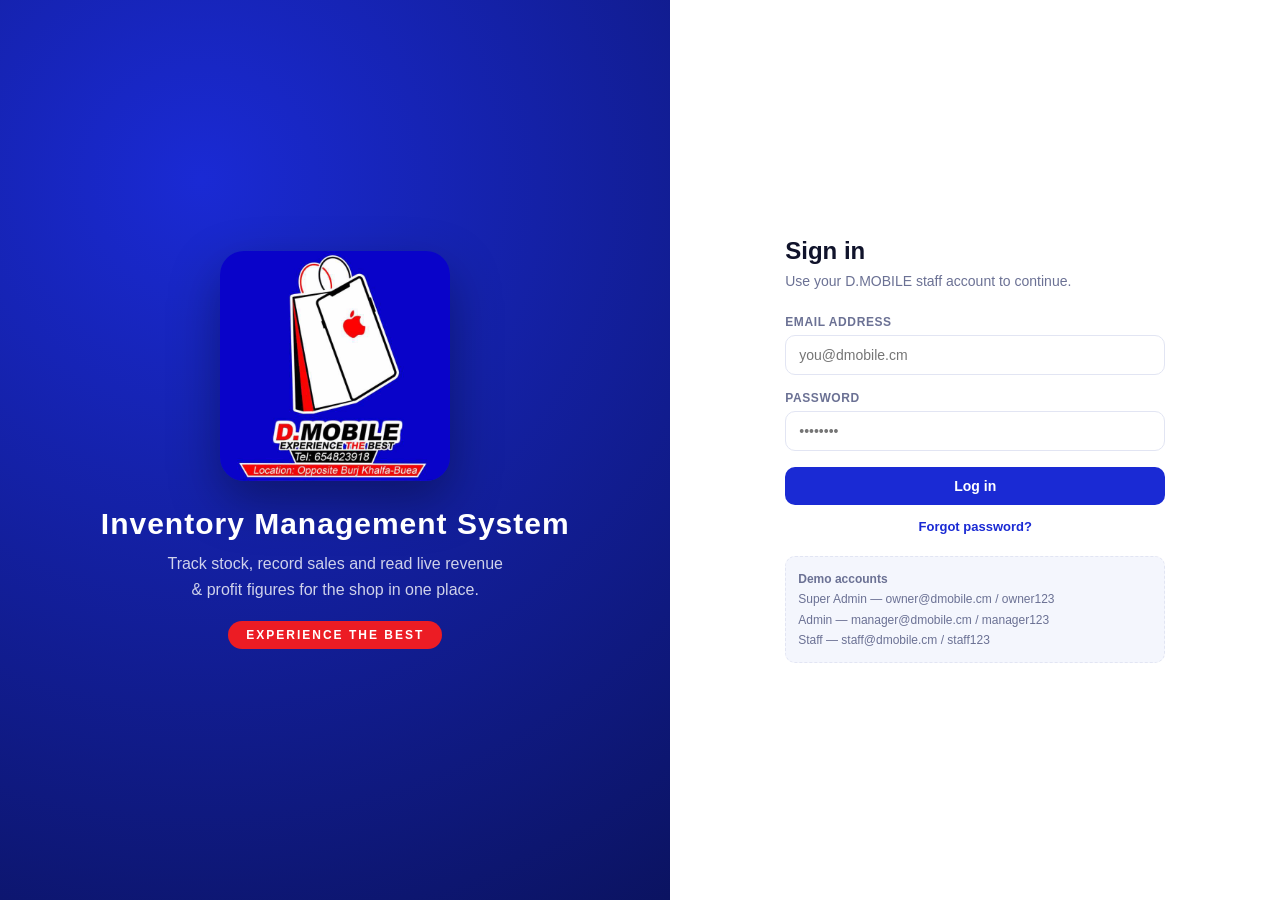
<file: Desktop/DMobile/frontend/html/index.html>
<!DOCTYPE html>
<html lang="en">
<head>
<meta charset="UTF-8">
<meta name="viewport" content="width=device-width, initial-scale=1">
<title>Login · D.MOBILE Inventory Management System</title>
<meta name="description" content="Secure login for the D.MOBILE phone shop inventory, sales and reporting system.">
<link rel="stylesheet" href="../css/styles.css">
</head>
<body>
<div class="auth-wrap">
  <section class="auth-brand">
    <img src="../img/logo.jpg" alt="D.MOBILE logo">
    <h1>Inventory Management System</h1>
    <p>Track stock, record sales and read live revenue &amp; profit figures for the shop  in one place.</p>
    <span class="tagline">EXPERIENCE THE BEST</span>
  </section>

  <section class="auth-panel">
    <div class="auth-card">
      <h2>Sign in</h2>
      <p class="sub">Use your D.MOBILE staff account to continue.</p>
      <form id="loginForm">
        <div class="field">
          <label for="email">Email address</label>
          <input type="email" id="email" placeholder="you@dmobile.cm" required>
        </div>
        <div class="field">
          <label for="password">Password</label>
          <input type="password" id="password" placeholder="••••••••" required>
        </div>
        <div id="err" class="alert red" style="display:none">Invalid credentials or deactivated account.</div>
        <button class="btn btn-block" type="submit">Log in</button>
        <p style="margin-top:14px;font-size:13px;text-align:center"><a href="reset.html" style="color:var(--blue);font-weight:600">Forgot password?</a></p>
      </form>
      <div class="demo-hint">
        <strong>Demo accounts</strong><br>
        Super Admin — owner@dmobile.cm / owner123<br>
        Admin — manager@dmobile.cm / manager123<br>
        Staff — staff@dmobile.cm / staff123
      </div>
    </div>
  </section>
</div>

<script src="../js/data.js"></script>
<script src="../js/app.js"></script>
<script>
document.getElementById("loginForm").addEventListener("submit", function (e) {
  e.preventDefault();
  const email = document.getElementById("email").value.trim().toLowerCase();
  const pass = document.getElementById("password").value;
  const u = DB.data.users.find(x => x.email.toLowerCase() === email && x.password === pass && x.active);
  if (!u) { document.getElementById("err").style.display = "flex"; return; }
  sessionStorage.setItem(SESSION_KEY, JSON.stringify({ id: u.id, name: u.name, role: u.role, email: u.email }));
  location.href = u.role === "Staff" ? "sales.html" : "dashboard.html";
});
</script>
</body>
</html>
</file>
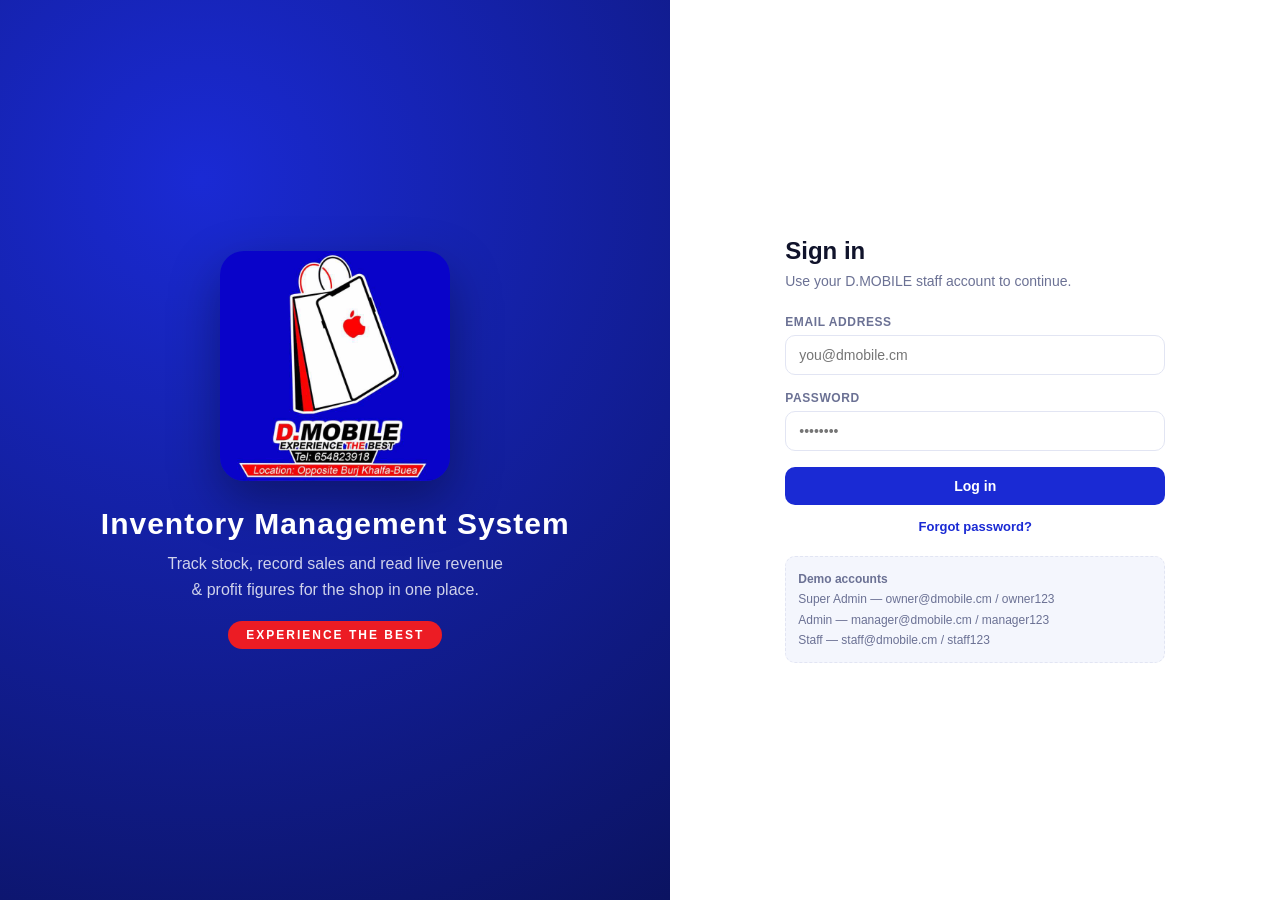
<file: Desktop/DMobile/frontend/html/dashboard.html>
<!DOCTYPE html>
<html lang="en">
<head>
<meta charset="UTF-8">
<meta name="viewport" content="width=device-width, initial-scale=1">
<title>Dashboard · D.MOBILE</title>
<link rel="stylesheet" href="../css/styles.css">
</head>
<body>
<script src="../js/data.js"></script>
<script src="../js/app.js"></script>
<script>
const user = mountShell("dashboard", "Dashboard", "Overview of today's shop performance");
if (user) {
  const d = DB.data;
  const now = new Date();
  const inDays = (s, n) => (now - new Date(s)) / 86400000 <= n;

  const today = d.sales.filter(s => new Date(s.date).toDateString() === now.toDateString());
  const week = d.sales.filter(s => inDays(s.date, 7));
  const month = d.sales.filter(s => inDays(s.date, 30));

  const sum = arr => arr.reduce((t, s) => t + saleTotal(s), 0);
  const profit = arr => arr.reduce((t, s) => t + saleTotal(s) - saleCost(s), 0);
  const stockValue = d.products.reduce((t, p) => t + p.cost * p.qty, 0);
  const low = d.products.filter(p => p.qty <= d.settings.lowStock);

  // top products
  const map = {};
  d.sales.forEach(s => s.items.forEach(i => {
    map[i.name] = map[i.name] || { qty: 0, rev: 0 };
    map[i.name].qty += i.qty; map[i.name].rev += i.qty * i.price;
  }));
  const top = Object.entries(map).sort((a, b) => b[1].rev - a[1].rev).slice(0, 5);
  const maxRev = top.length ? top[0][1].rev : 1;

  // last 7 days bars
  const days = [];
  for (let i = 6; i >= 0; i--) {
    const day = new Date(now.getTime() - i * 86400000);
    const tot = d.sales.filter(s => new Date(s.date).toDateString() === day.toDateString()).reduce((t, s) => t + saleTotal(s), 0);
    days.push({ label: day.toLocaleDateString("en-GB", { weekday: "short" }), tot });
  }
  const maxDay = Math.max(...days.map(x => x.tot), 1);

  document.getElementById("content").innerHTML =
    (low.length ? '<div class="alert red"><strong>Restock alert:</strong> ' + low.length + ' product(s) are almost out or out of stock. <a href="inventory.html" style="text-decoration:underline;font-weight:700">Review inventory</a></div>' : "") +
    '<div class="grid g4">' +
      statCard("Today's revenue", money(sum(today)), today.length + " sale(s) recorded") +
      statCard("This week", money(sum(week)), week.length + " sale(s)") +
      statCard("Profit (30 days)", money(profit(month)), "Revenue minus cost price") +
      statCard("Stock value", money(stockValue), d.products.length + " products", true) +
    '</div>' +

    '<div class="grid g2" style="margin-top:18px">' +
      '<div class="card"><h3>Sales · last 7 days</h3><div class="card-sub">Daily revenue trend</div>' +
        '<div class="bars">' + days.map(x =>
          '<div class="bar" title="' + money(x.tot) + '"><div class="fill" style="height:' + Math.max(4, (x.tot / maxDay) * 100) + '%"></div><span>' + x.label + '</span></div>'
        ).join("") + '</div></div>' +
      '<div class="card"><h3>Top selling products</h3><div class="card-sub">By revenue, all time</div>' +
        (top.length ? top.map(([n, v]) =>
          '<div style="margin-bottom:14px"><div style="display:flex;justify-content:space-between;font-size:13px;margin-bottom:6px"><span>' + n + '</span><strong>' + money(v.rev) + '</strong></div>' +
          '<div class="progress"><i style="width:' + ((v.rev / maxRev) * 100) + '%"></i></div>' +
          '<div style="font-size:11px;color:var(--muted);margin-top:4px">' + v.qty + ' unit(s) sold</div></div>'
        ).join("") : '<div class="empty">No sales yet.</div>') +
      '</div>' +
    '</div>' +

    '<div class="section-title">Low stock list</div>' +
    '<div class="card"><div class="table-wrap"><table><thead><tr><th>Product</th><th>Category</th><th>Qty left</th><th>Status</th><th class="right">Reorder value</th></tr></thead><tbody>' +
      (low.length ? low.map(p => {
        const st = stockState(p);
        return '<tr><td><strong>' + p.name + '</strong><br><span style="color:var(--muted);font-size:12px">' + p.brand + ' · ' + p.model + '</span></td>' +
          '<td>' + p.category + '</td><td>' + p.qty + '</td><td><span class="pill ' + st.cls + '">' + st.text + '</span></td>' +
          '<td class="right">' + money(p.cost * 10) + '</td></tr>';
      }).join("") : '<tr><td colspan="5" class="empty">All products are above the low-stock threshold.</td></tr>') +
    '</tbody></table></div></div>' +

    '<div class="section-title">Recent sales</div>' +
    '<div class="card"><div class="table-wrap"><table><thead><tr><th>Receipt</th><th>Date</th><th>Staff</th><th>Payment</th><th>Items</th><th class="right">Total</th></tr></thead><tbody>' +
      d.sales.slice().sort((a, b) => new Date(b.date) - new Date(a.date)).slice(0, 6).map(s =>
        '<tr><td><span class="pill blue">' + s.id + '</span></td><td>' + dtt(s.date) + '</td><td>' + s.staff + '</td><td>' + s.payment + '</td><td>' + s.items.length + '</td><td class="right"><strong>' + money(saleTotal(s)) + '</strong></td></tr>'
      ).join("") +
    '</tbody></table></div></div>';
}

function statCard(label, value, delta, red) {
  return '<div class="card stat' + (red ? " red" : "") + '"><div class="label">' + label + '</div><div class="value">' + value + '</div><div class="delta">' + delta + '</div></div>';
}
</script>
</body>
</html>
</file>
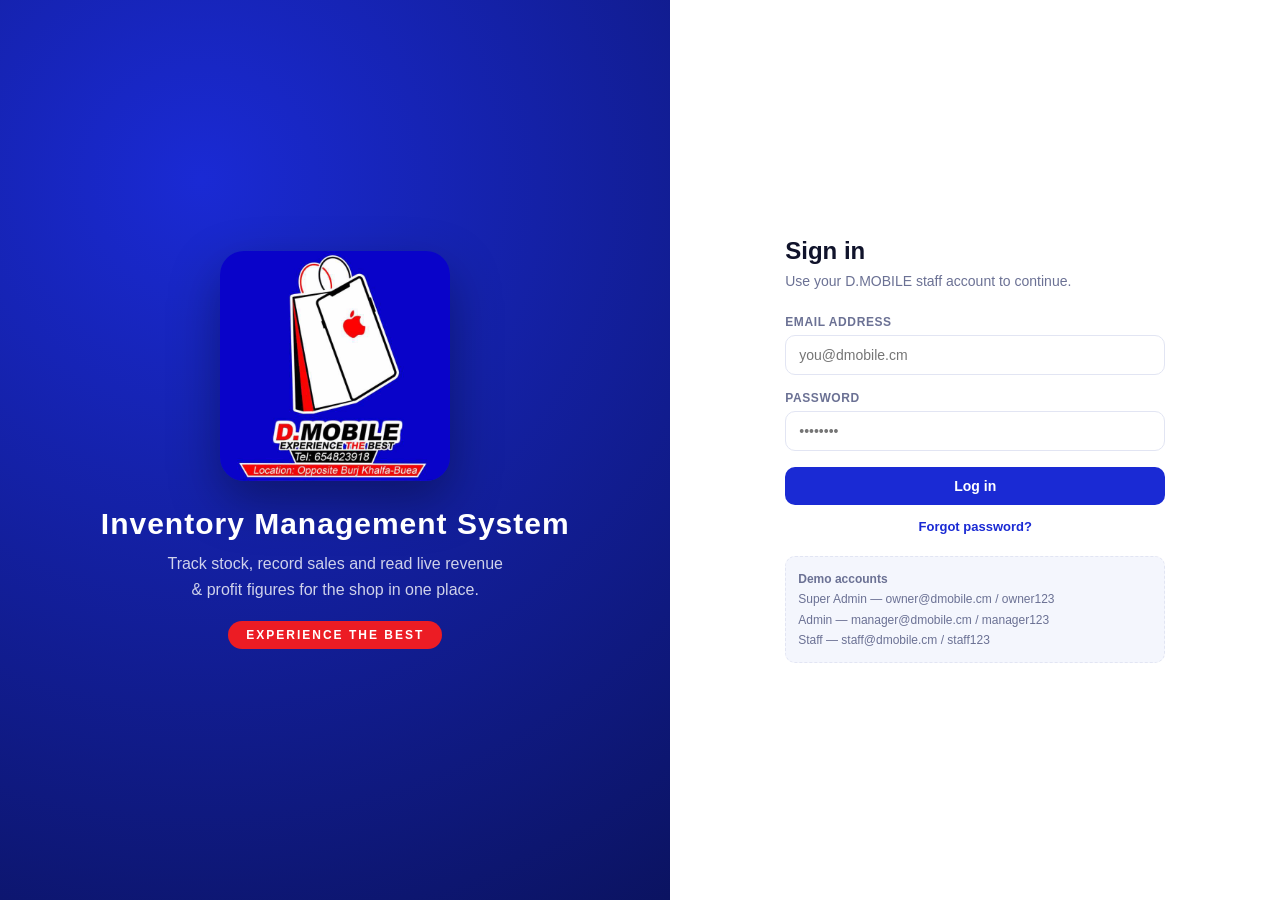
<file: Desktop/DMobile/frontend/html/inventory.html>
<!DOCTYPE html>
<html lang="en">
<head>
<meta charset="UTF-8">
<meta name="viewport" content="width=device-width, initial-scale=1">
<title>Inventory · D.MOBILE</title>
<link rel="stylesheet" href="../css/styles.css">
</head>
<body>
<script src="../js/data.js"></script>
<script src="../js/app.js"></script>
<script>
const user = mountShell("inventory", "Inventory Management", "Products, categories and stock levels");
let editId = null;

if (user) render();

function render() {
  const q = (document.getElementById("q") || {}).value || "";
  const cat = (document.getElementById("cat") || {}).value || "All";
  const st = (document.getElementById("st") || {}).value || "All";

  const list = DB.data.products.filter(p => {
    const s = stockState(p).text;
    return (cat === "All" || p.category === cat) &&
      (st === "All" || s === st) &&
      (p.name + p.brand + p.model + p.imei).toLowerCase().includes(q.toLowerCase());
  });

  document.getElementById("content").innerHTML =
    '<div class="toolbar">' +
      '<input id="q" placeholder="Search name, brand, model or IMEI…" style="min-width:280px" value="' + q + '">' +
      select("cat", ["All", "Phones", "Accessories"], cat) +
      select("st", ["All", "In stock", "Almost out", "Out of stock"], st) +
      '<span class="spacer"></span>' +
      '<button class="btn btn-ghost" id="adjBtn">Stock adjustment</button>' +
      '<button class="btn" id="addBtn">+ Add product</button>' +
    '</div>' +
    '<div class="grid g4" style="margin-bottom:18px">' +
      mini("Total products", DB.data.products.length) +
      mini("Units in stock", num(DB.data.products.reduce((t, p) => t + p.qty, 0))) +
      mini("Stock value (cost)", money(DB.data.products.reduce((t, p) => t + p.cost * p.qty, 0))) +
      mini("Low / out of stock", DB.data.products.filter(p => p.qty <= DB.data.settings.lowStock).length) +
    '</div>' +
    '<div class="card"><div class="table-wrap"><table><thead><tr>' +
      '<th>Product</th><th>Category</th><th>IMEI</th><th class="right">Cost</th><th class="right">Selling</th><th class="right">Qty</th><th>Status</th><th class="right">Actions</th>' +
    '</tr></thead><tbody>' +
      (list.length ? list.map(p => {
        const s = stockState(p);
        return '<tr><td><strong>' + p.name + '</strong><br><span style="color:var(--muted);font-size:12px">' + p.brand + ' · ' + p.model + '</span></td>' +
          '<td><span class="pill blue">' + p.category + '</span></td>' +
          '<td style="font-family:monospace;font-size:12px">' + (p.imei || "—") + '</td>' +
          '<td class="right">' + money(p.cost) + '</td><td class="right">' + money(p.price) + '</td>' +
          '<td class="right"><strong>' + p.qty + '</strong></td>' +
          '<td><span class="pill ' + s.cls + '">' + s.text + '</span></td>' +
          '<td class="right"><button class="btn btn-ghost btn-sm" onclick="openForm(' + p.id + ')">Edit</button> ' +
          '<button class="btn btn-red btn-sm" onclick="del(' + p.id + ')">Delete</button></td></tr>';
      }).join("") : '<tr><td colspan="8" class="empty">No products match your filters.</td></tr>') +
    '</tbody></table></div></div>' +
    modal();

  document.getElementById("q").oninput = render;
  document.getElementById("cat").onchange = render;
  document.getElementById("st").onchange = render;
  document.getElementById("addBtn").onclick = () => openForm(null);
  document.getElementById("adjBtn").onclick = openAdjust;
}

function mini(l, v) { return '<div class="card stat"><div class="label">' + l + '</div><div class="value" style="font-size:22px">' + v + '</div></div>'; }
function select(id, opts, val) {
  return '<select id="' + id + '">' + opts.map(o => '<option' + (o === val ? " selected" : "") + '>' + o + '</option>').join("") + '</select>';
}
function modal() {
  return '<div class="modal-back" id="mb"><div class="modal" id="mbody"></div></div>';
}
function closeModal() { document.getElementById("mb").classList.remove("show"); }

function openForm(id) {
  editId = id;
  const p = DB.data.products.find(x => x.id === id) || { name: "", brand: "", model: "", imei: "", category: "Phones", cost: "", price: "", qty: "" };
  document.getElementById("mbody").innerHTML =
    '<h3>' + (id ? "Edit product" : "Add new product") + '</h3>' +
    f("Product name", "f_name", p.name) + f("Brand", "f_brand", p.brand) + f("Model", "f_model", p.model) +
    f("IMEI (phones only)", "f_imei", p.imei) +
    '<div class="field"><label>Category</label><select id="f_cat"><option' + (p.category === "Phones" ? " selected" : "") + '>Phones</option><option' + (p.category === "Accessories" ? " selected" : "") + '>Accessories</option></select></div>' +
    '<div class="grid g3">' + f("Cost price", "f_cost", p.cost, "number") + f("Selling price", "f_price", p.price, "number") + f("Quantity", "f_qty", p.qty, "number") + '</div>' +
    '<div class="modal-actions"><button class="btn btn-ghost" onclick="closeModal()">Cancel</button><button class="btn" onclick="saveProduct()">Save product</button></div>';
  document.getElementById("mb").classList.add("show");
}
function f(label, id, val, type) {
  return '<div class="field"><label>' + label + '</label><input id="' + id + '" type="' + (type || "text") + '" value="' + (val === undefined ? "" : val) + '"></div>';
}
function saveProduct() {
  const v = id => document.getElementById(id).value;
  const obj = {
    name: v("f_name"), brand: v("f_brand"), model: v("f_model"), imei: v("f_imei"),
    category: v("f_cat"), cost: +v("f_cost") || 0, price: +v("f_price") || 0, qty: +v("f_qty") || 0
  };
  if (!obj.name) { toast("Product name is required"); return; }
  if (editId) Object.assign(DB.data.products.find(x => x.id === editId), obj);
  else DB.data.products.push(Object.assign({ id: Date.now() }, obj));
  DB.data.logs.unshift({ id: Date.now(), date: new Date().toISOString(), user: session().name, action: (editId ? "Edited" : "Added") + " product: " + obj.name });
  DB.save(); closeModal(); render(); toast("Product saved");
}
function del(id) {
  const p = DB.data.products.find(x => x.id === id);
  if (!confirm("Delete " + p.name + "?")) return;
  DB.data.products = DB.data.products.filter(x => x.id !== id);
  DB.data.logs.unshift({ id: Date.now(), date: new Date().toISOString(), user: session().name, action: "Deleted product: " + p.name });
  DB.save(); render(); toast("Product deleted");
}
function openAdjust() {
  document.getElementById("mbody").innerHTML =
    '<h3>Manual stock adjustment</h3>' +
    '<div class="field"><label>Product</label><select id="a_p">' + DB.data.products.map(p => '<option value="' + p.id + '">' + p.name + ' (' + p.qty + ' in stock)</option>').join("") + '</select></div>' +
    '<div class="grid g2">' +
      '<div class="field"><label>Change (+/-)</label><input id="a_q" type="number" value="1"></div>' +
      '<div class="field"><label>Reason</label><select id="a_r"><option>Restock</option><option>Damaged unit</option><option>Returned by customer</option><option>Stock count correction</option><option>Lost / theft</option></select></div>' +
    '</div>' +
    '<div class="field"><label>Note</label><textarea id="a_n" rows="2" placeholder="Optional detail for the activity log"></textarea></div>' +
    '<div class="modal-actions"><button class="btn btn-ghost" onclick="closeModal()">Cancel</button><button class="btn" onclick="applyAdjust()">Apply adjustment</button></div>';
  document.getElementById("mb").classList.add("show");
}
function applyAdjust() {
  const p = DB.data.products.find(x => x.id === +document.getElementById("a_p").value);
  const q = +document.getElementById("a_q").value || 0;
  p.qty = Math.max(0, p.qty + q);
  DB.data.logs.unshift({ id: Date.now(), date: new Date().toISOString(), user: session().name,
    action: "Stock adjustment: " + p.name + " " + (q > 0 ? "+" : "") + q + " (" + document.getElementById("a_r").value + ") " + document.getElementById("a_n").value });
  DB.save(); closeModal(); render(); toast("Stock adjusted and logged");
}
</script>
</body>
</html>
</file>
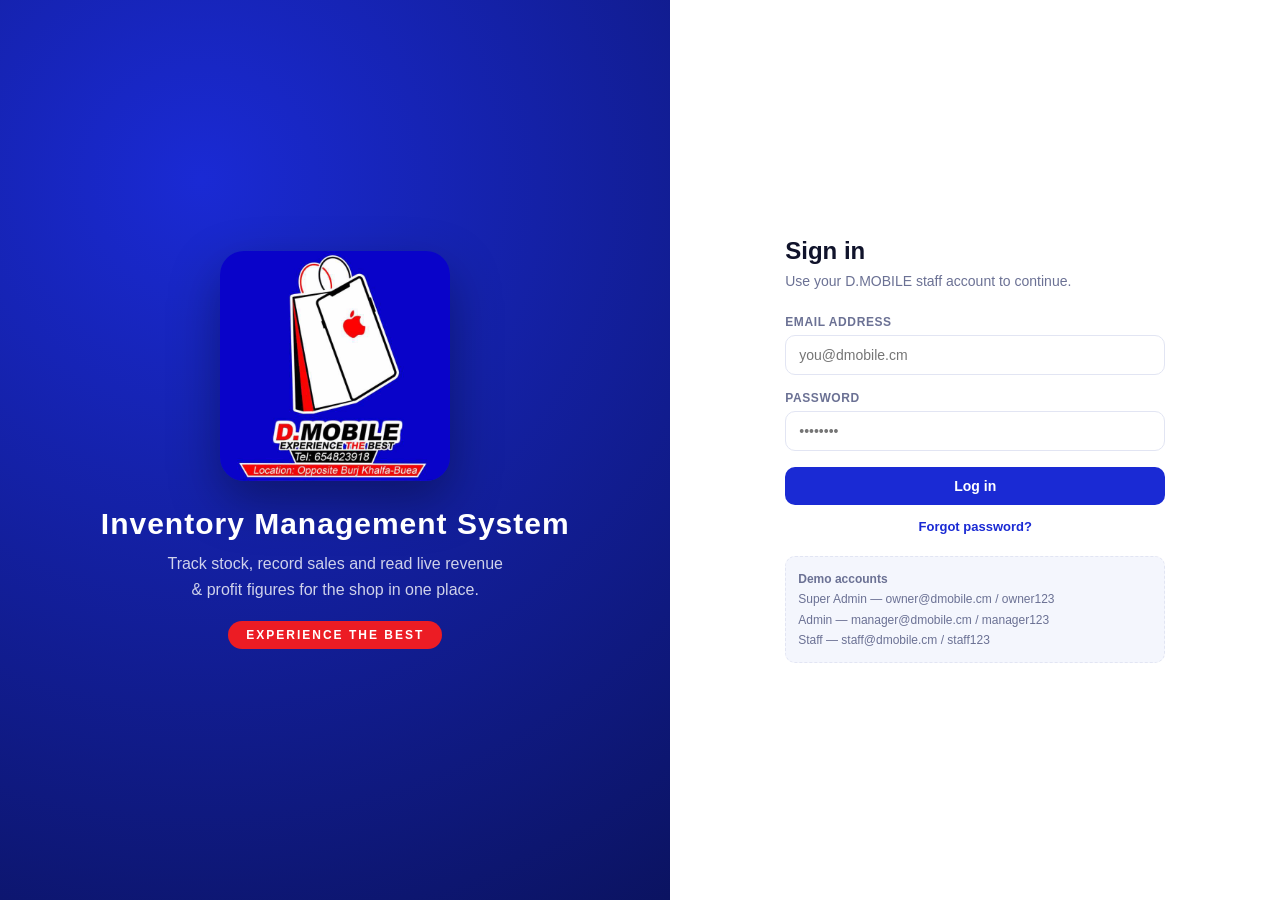
<file: Desktop/DMobile/frontend/html/logs.html>
<!DOCTYPE html>
<html lang="en">
<head>
<meta charset="UTF-8">
<meta name="viewport" content="width=device-width, initial-scale=1">
<title>Activity logs · D.MOBILE</title>
<link rel="stylesheet" href="../css/styles.css">
</head>
<body>
<script src="../js/data.js"></script>
<script src="../js/app.js"></script>
<script>
const user = mountShell("logs", "Activity Logs", "Who did what, and when");
if (user) render();

function render() {
  const q = (document.getElementById("q") || {}).value || "";
  const logs = DB.data.logs.filter(l => (l.user + l.action).toLowerCase().includes(q.toLowerCase()));
  document.getElementById("content").innerHTML =
    '<div class="toolbar"><input id="q" placeholder="Search logs…" style="min-width:300px" value="' + q + '">' +
    '<span class="spacer"></span><button class="btn btn-red" id="rs">Reset demo data</button></div>' +
    '<div class="card"><div class="table-wrap"><table><thead><tr><th>When</th><th>User</th><th>Action</th></tr></thead><tbody>' +
    (logs.length ? logs.map(l => '<tr><td style="white-space:nowrap">' + dtt(l.date) + '</td><td><strong>' + l.user + '</strong></td><td>' + l.action + '</td></tr>').join("")
      : '<tr><td colspan="3" class="empty">No log entries.</td></tr>') +
    '</tbody></table></div></div>';
  document.getElementById("q").oninput = render;
  document.getElementById("rs").onclick = function () {
    if (confirm("Reset all demo data back to the original sample set?")) { DB.reset(); render(); toast("Demo data reset"); }
  };
}
</script>
</body>
</html>
</file>
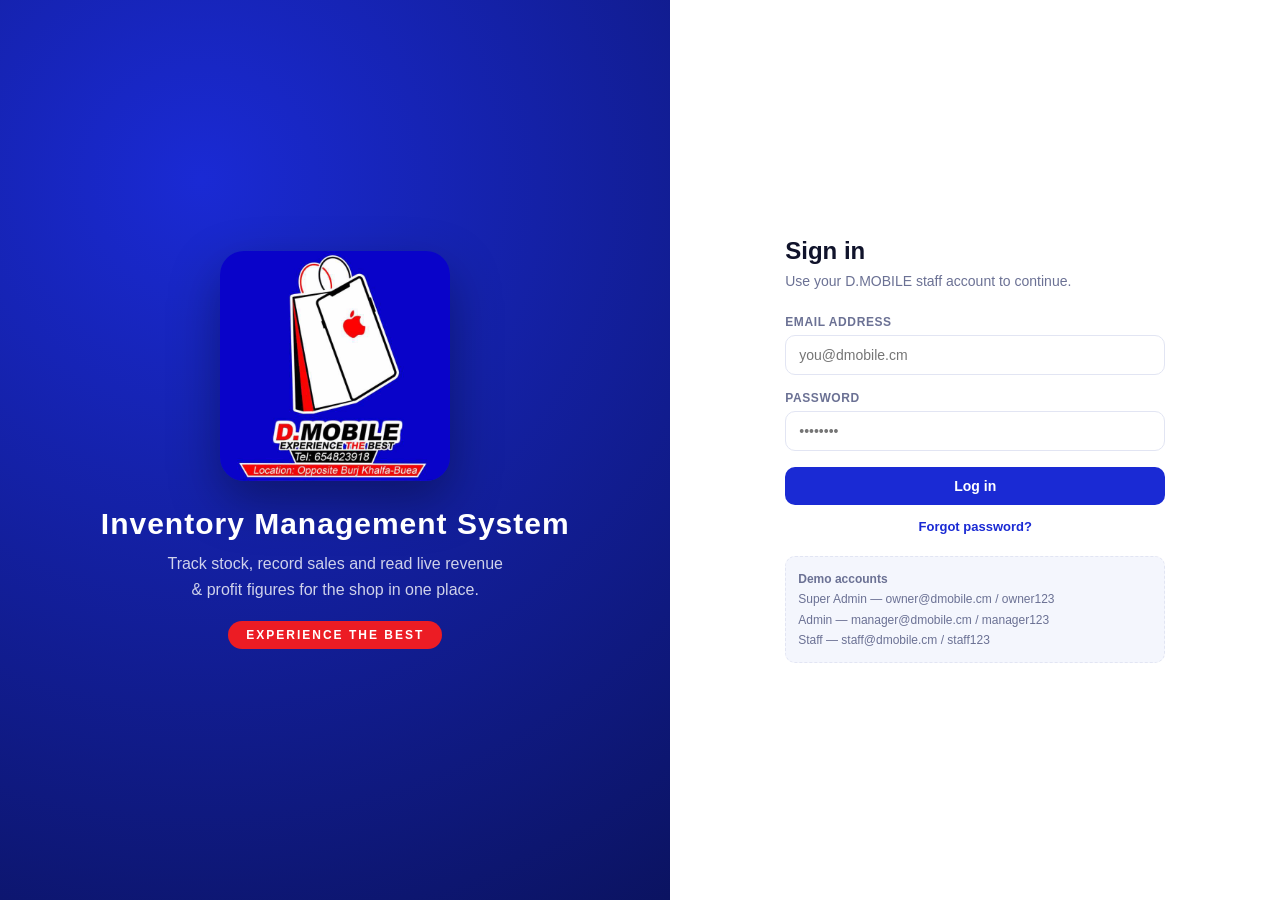
<file: Desktop/DMobile/frontend/html/my-sales.html>
<!DOCTYPE html>
<html lang="en">
<head>
<meta charset="UTF-8">
<meta name="viewport" content="width=device-width, initial-scale=1">
<title>My sales · D.MOBILE</title>
<link rel="stylesheet" href="../css/styles.css">
</head>
<body>
<script src="../js/data.js"></script>
<script src="../js/app.js"></script>
<script>
const user = mountShell("mysales", "My Sales History", "Only sales recorded by you");
if (user) {
  const mine = DB.data.sales.filter(s => s.staff === user.name).sort((a, b) => new Date(b.date) - new Date(a.date));
  const rev = mine.reduce((t, s) => t + saleTotal(s), 0);
  document.getElementById("content").innerHTML =
    '<div class="grid g3" style="margin-bottom:18px">' +
      '<div class="card stat"><div class="label">Sales recorded</div><div class="value">' + mine.length + '</div></div>' +
      '<div class="card stat"><div class="label">Revenue generated</div><div class="value" style="font-size:22px">' + money(rev) + '</div></div>' +
      '<div class="card stat red"><div class="label">Units sold</div><div class="value">' + mine.reduce((t, s) => t + s.items.reduce((a, i) => a + i.qty, 0), 0) + '</div></div>' +
    '</div>' +
    '<div class="card"><div class="table-wrap"><table><thead><tr><th>Receipt</th><th>Date</th><th>Items</th><th>Payment</th><th class="right">Total</th></tr></thead><tbody>' +
    (mine.length ? mine.map(s =>
      '<tr><td><span class="pill blue">' + s.id + '</span></td><td>' + dtt(s.date) + '</td>' +
      '<td>' + s.items.map(i => i.qty + "× " + i.name).join("<br>") + '</td><td>' + s.payment + '</td>' +
      '<td class="right"><strong>' + money(saleTotal(s)) + '</strong></td></tr>').join("")
      : '<tr><td colspan="5" class="empty">You have not recorded any sales yet.</td></tr>') +
    '</tbody></table></div></div>';
}
</script>
</body>
</html>
</file>
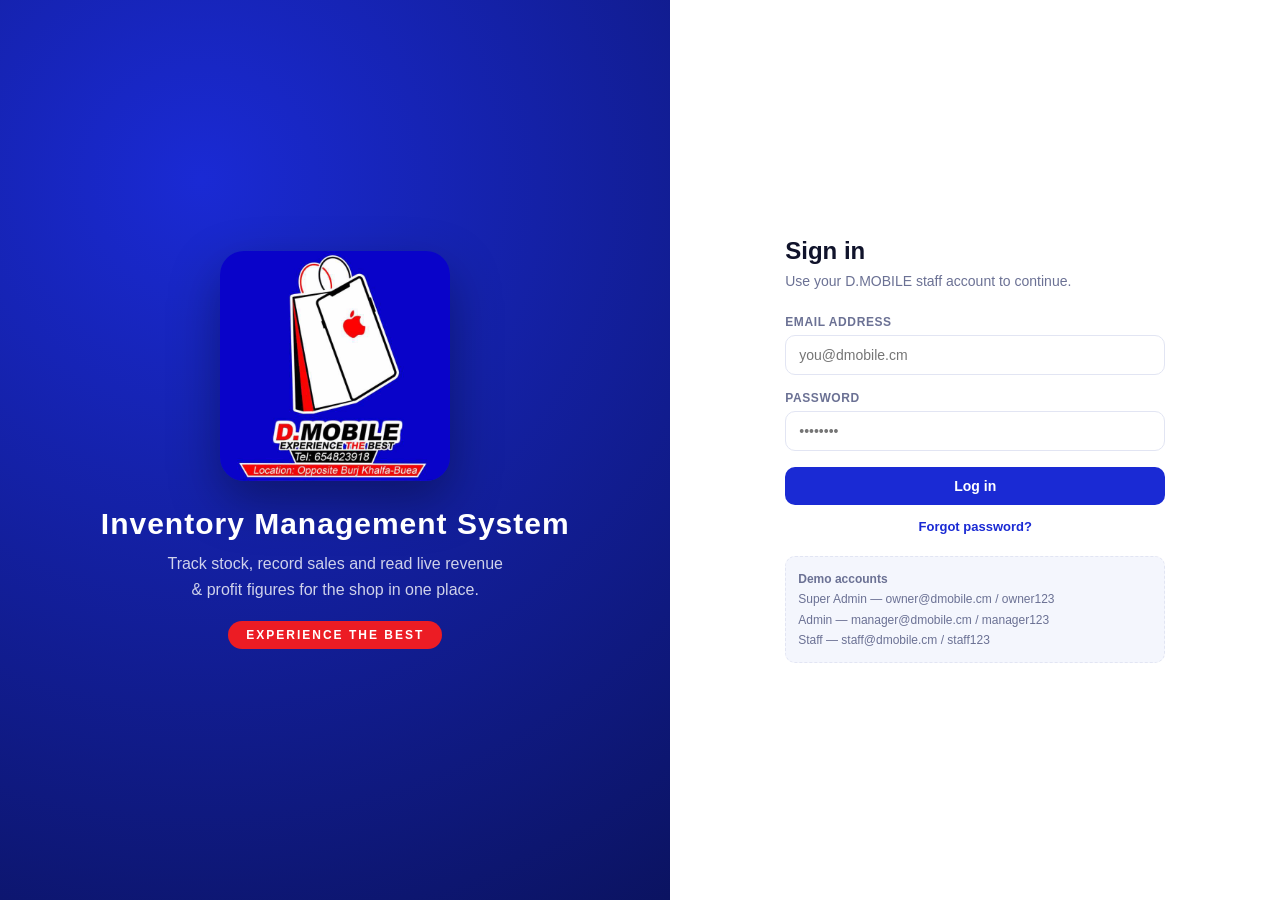
<file: Desktop/DMobile/frontend/html/query.html>
<!DOCTYPE html>
<html lang="en">
<head>
<meta charset="UTF-8">
<meta name="viewport" content="width=device-width, initial-scale=1">
<title>Query data · D.MOBILE</title>
<link rel="stylesheet" href="../css/styles.css">
</head>
<body>
<script src="../js/data.js"></script>
<script src="../js/app.js"></script>
<script>
const user = mountShell("query", "Query Data", "Super Admin direct queries — profit, loss and revenue");
if (user) shell();

function shell() {
  document.getElementById("content").innerHTML =
    '<div class="card"><h3>Build a query</h3><div class="card-sub">Ask the system for figures shop-wide or filtered to one product</div>' +
      '<div class="grid g4">' +
        '<div class="field"><label>Metric</label><select id="metric"><option>Revenue</option><option>Gross profit</option><option>Cost of goods</option><option>Units sold</option><option>Stock value</option></select></div>' +
        '<div class="field"><label>Scope</label><select id="scope"><option>Whole shop</option>' + DB.data.products.map(p => '<option value="' + p.id + '">' + p.name + '</option>').join("") + '</select></div>' +
        '<div class="field"><label>Period</label><select id="period"><option>Today</option><option selected>Last 7 days</option><option>Last 30 days</option><option>All time</option></select></div>' +
        '<div class="field"><label>&nbsp;</label><button class="btn btn-block" id="run">Run query</button></div>' +
      '</div>' +
      '<div style="font-size:12px;color:var(--muted)">Quick questions: ' +
        '<button class="btn btn-ghost btn-sm" onclick="quick(\'Gross profit\',\'All time\')">Total profit ever</button> ' +
        '<button class="btn btn-ghost btn-sm" onclick="quick(\'Revenue\',\'Last 7 days\')">How much did I sell this week?</button> ' +
        '<button class="btn btn-ghost btn-sm" onclick="quick(\'Stock value\',\'All time\')">How much stock do I have?</button>' +
      '</div>' +
    '</div>' +
    '<div id="result" style="margin-top:18px"></div>';
  document.getElementById("run").onclick = run;
  run();
}

function quick(m, p) {
  document.getElementById("metric").value = m;
  document.getElementById("period").value = p;
  document.getElementById("scope").value = "Whole shop";
  run();
}

function run() {
  const metric = document.getElementById("metric").value;
  const scopeVal = document.getElementById("scope").value;
  const period = document.getElementById("period").value;
  const days = period === "Today" ? 1 : period === "Last 7 days" ? 7 : period === "Last 30 days" ? 30 : 3650;
  const now = new Date();
  const pid = scopeVal === "Whole shop" ? null : +scopeVal;

  const rows = [];
  DB.data.sales.filter(s => (now - new Date(s.date)) / 86400000 <= days).forEach(s => {
    s.items.filter(i => !pid || i.pid === pid).forEach(i => {
      rows.push({ id: s.id, date: s.date, name: i.name, qty: i.qty, rev: i.qty * i.price, cost: i.qty * i.cost, staff: s.staff });
    });
  });

  const rev = rows.reduce((t, r) => t + r.rev, 0);
  const cost = rows.reduce((t, r) => t + r.cost, 0);
  const units = rows.reduce((t, r) => t + r.qty, 0);
  const stockVal = DB.data.products.filter(p => !pid || p.id === pid).reduce((t, p) => t + p.cost * p.qty, 0);

  const answer =
    metric === "Revenue" ? money(rev) :
    metric === "Gross profit" ? money(rev - cost) :
    metric === "Cost of goods" ? money(cost) :
    metric === "Units sold" ? num(units) + " units" : money(stockVal);

  const isLoss = metric === "Gross profit" && rev - cost < 0;

  document.getElementById("result").innerHTML =
    '<div class="card" style="border-left:5px solid var(--red)">' +
      '<div class="label" style="font-size:11px;letter-spacing:1.2px;color:var(--muted);text-transform:uppercase">' +
        metric + ' · ' + (pid ? DB.data.products.find(p => p.id === pid).name : "Whole shop") + ' · ' + period + '</div>' +
      '<div style="font-size:40px;font-weight:800;margin:10px 0;color:' + (isLoss ? "var(--red)" : "var(--blue)") + '">' + answer + '</div>' +
      '<div style="font-size:13px;color:var(--muted)">Based on ' + rows.length + ' matching sale line(s). ' +
      'Revenue ' + money(rev) + ' · cost ' + money(cost) + ' · margin ' + (rev ? Math.round((rev - cost) / rev * 100) : 0) + '%.</div>' +
    '</div>' +
    '<div class="section-title">Matching records</div>' +
    '<div class="card"><div class="table-wrap"><table><thead><tr><th>Receipt</th><th>Date</th><th>Product</th><th>Staff</th><th class="right">Qty</th><th class="right">Revenue</th><th class="right">Profit</th></tr></thead><tbody>' +
    (rows.length ? rows.sort((a, b) => new Date(b.date) - new Date(a.date)).map(r =>
      '<tr><td><span class="pill blue">' + r.id + '</span></td><td>' + dt(r.date) + '</td><td>' + r.name + '</td><td>' + r.staff + '</td>' +
      '<td class="right">' + r.qty + '</td><td class="right">' + money(r.rev) + '</td>' +
      '<td class="right" style="color:' + (r.rev - r.cost < 0 ? "var(--red)" : "var(--ok)") + ';font-weight:700">' + money(r.rev - r.cost) + '</td></tr>').join("")
      : '<tr><td colspan="7" class="empty">No sales match this query.</td></tr>') +
    '</tbody></table></div></div>';
}
</script>
</body>
</html>
</file>
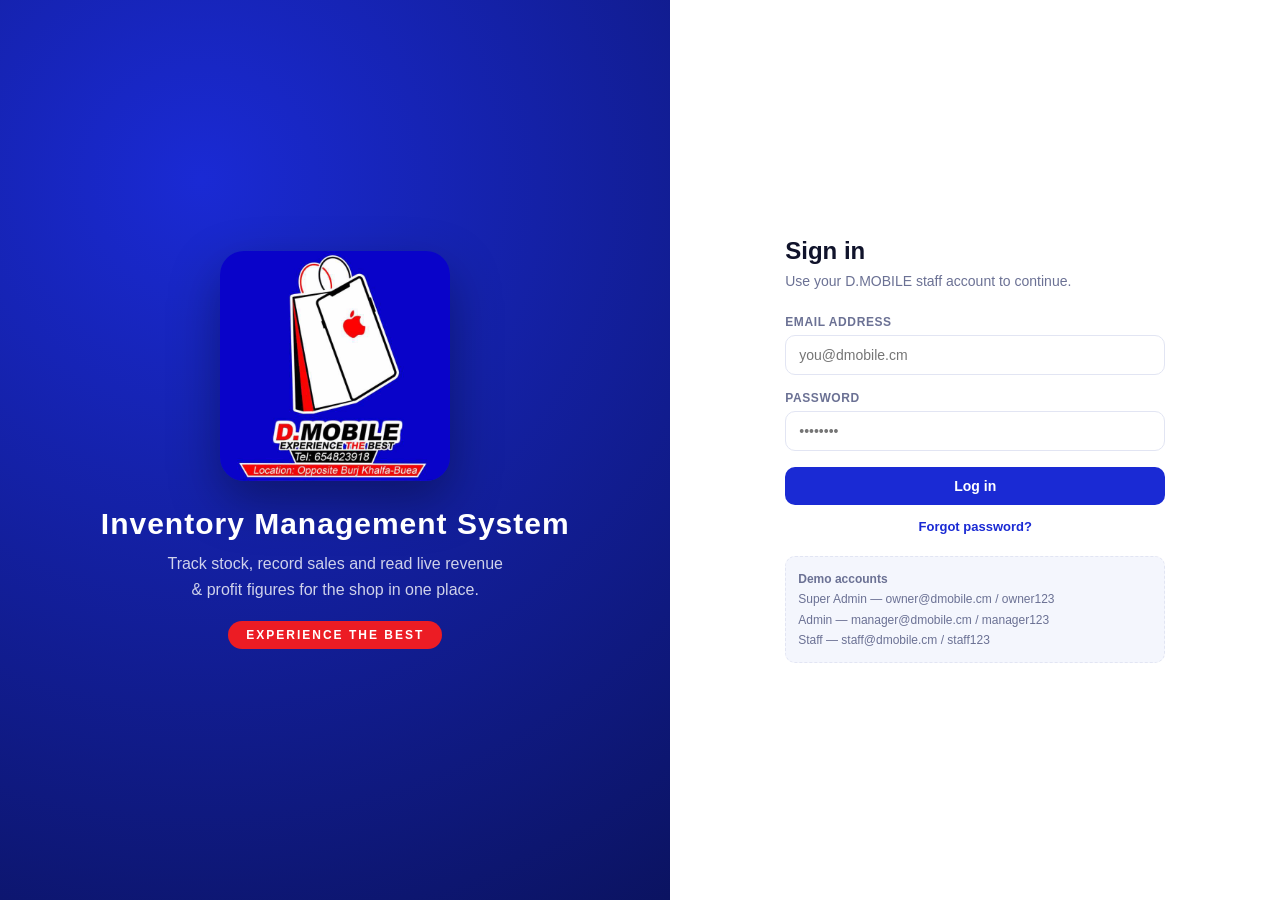
<file: Desktop/DMobile/frontend/html/reports.html>
<!DOCTYPE html>
<html lang="en">
<head>
<meta charset="UTF-8">
<meta name="viewport" content="width=device-width, initial-scale=1">
<title>Reports · D.MOBILE</title>
<link rel="stylesheet" href="../css/styles.css">
</head>
<body>
<script src="../js/data.js"></script>
<script src="../js/app.js"></script>
<script>
const user = mountShell("reports", "Sales Reports", "Daily, weekly and monthly performance");
if (user) render();

function render() {
  const period = (document.getElementById("pr") || {}).value || "Last 7 days";
  const days = period === "Today" ? 1 : period === "Last 7 days" ? 7 : period === "Last 30 days" ? 30 : 3650;
  const now = new Date();
  const sales = DB.data.sales.filter(s => (now - new Date(s.date)) / 86400000 <= days)
    .sort((a, b) => new Date(b.date) - new Date(a.date));

  const rev = sales.reduce((t, s) => t + saleTotal(s), 0);
  const cost = sales.reduce((t, s) => t + saleCost(s), 0);
  const units = sales.reduce((t, s) => t + s.items.reduce((a, i) => a + i.qty, 0), 0);

  const byStaff = {};
  sales.forEach(s => { byStaff[s.staff] = (byStaff[s.staff] || 0) + saleTotal(s); });
  const byPay = {};
  sales.forEach(s => { byPay[s.payment] = (byPay[s.payment] || 0) + saleTotal(s); });
  const maxStaff = Math.max(1, ...Object.values(byStaff));

  document.getElementById("content").innerHTML =
    '<div class="toolbar"><label style="font-size:13px;color:var(--muted)">Period</label>' +
    '<select id="pr">' + ["Today", "Last 7 days", "Last 30 days", "All time"].map(o => '<option' + (o === period ? " selected" : "") + '>' + o + '</option>').join("") + '</select>' +
    '<span class="spacer"></span><button class="btn btn-ghost" onclick="window.print()">Print report</button></div>' +

    '<div class="grid g4">' +
      card("Revenue", money(rev)) + card("Cost of goods", money(cost)) +
      card("Gross profit", money(rev - cost)) + card("Units sold", units, true) +
    '</div>' +

    '<div class="grid g2" style="margin-top:18px">' +
      '<div class="card"><h3>Revenue by staff</h3><div class="card-sub">Staff performance for the selected period</div>' +
        (Object.keys(byStaff).length ? Object.entries(byStaff).sort((a, b) => b[1] - a[1]).map(([n, v]) =>
          '<div style="margin-bottom:14px"><div style="display:flex;justify-content:space-between;font-size:13px;margin-bottom:6px"><span>' + n + '</span><strong>' + money(v) + '</strong></div>' +
          '<div class="progress"><i style="width:' + (v / maxStaff * 100) + '%"></i></div></div>').join("") : '<div class="empty">No sales in this period.</div>') +
      '</div>' +
      '<div class="card"><h3>Payment methods</h3><div class="card-sub">Where the money came in</div>' +
        '<div class="table-wrap"><table><thead><tr><th>Method</th><th class="right">Amount</th><th class="right">Share</th></tr></thead><tbody>' +
        (Object.keys(byPay).length ? Object.entries(byPay).map(([n, v]) =>
          '<tr><td>' + n + '</td><td class="right">' + money(v) + '</td><td class="right">' + Math.round(v / rev * 100) + '%</td></tr>').join("")
          : '<tr><td colspan="3" class="empty">No data.</td></tr>') +
        '</tbody></table></div></div>' +
    '</div>' +

    '<div class="section-title">Sales &amp; payment history</div>' +
    '<div class="card"><div class="table-wrap"><table><thead><tr><th>Receipt</th><th>Date</th><th>Staff</th><th>Items</th><th>Payment</th><th class="right">Revenue</th><th class="right">Profit</th></tr></thead><tbody>' +
    (sales.length ? sales.map(s =>
      '<tr><td><span class="pill blue">' + s.id + '</span></td><td>' + dtt(s.date) + '</td><td>' + s.staff + '</td>' +
      '<td>' + s.items.map(i => i.qty + "× " + i.name).join("<br>") + '</td><td>' + s.payment + '</td>' +
      '<td class="right">' + money(saleTotal(s)) + '</td><td class="right" style="color:var(--ok);font-weight:700">' + money(saleTotal(s) - saleCost(s)) + '</td></tr>').join("")
      : '<tr><td colspan="7" class="empty">No sales in this period.</td></tr>') +
    '</tbody></table></div></div>';

  document.getElementById("pr").onchange = render;
}
function card(l, v, red) { return '<div class="card stat' + (red ? " red" : "") + '"><div class="label">' + l + '</div><div class="value" style="font-size:23px">' + v + '</div></div>'; }
</script>
</body>
</html>
</file>
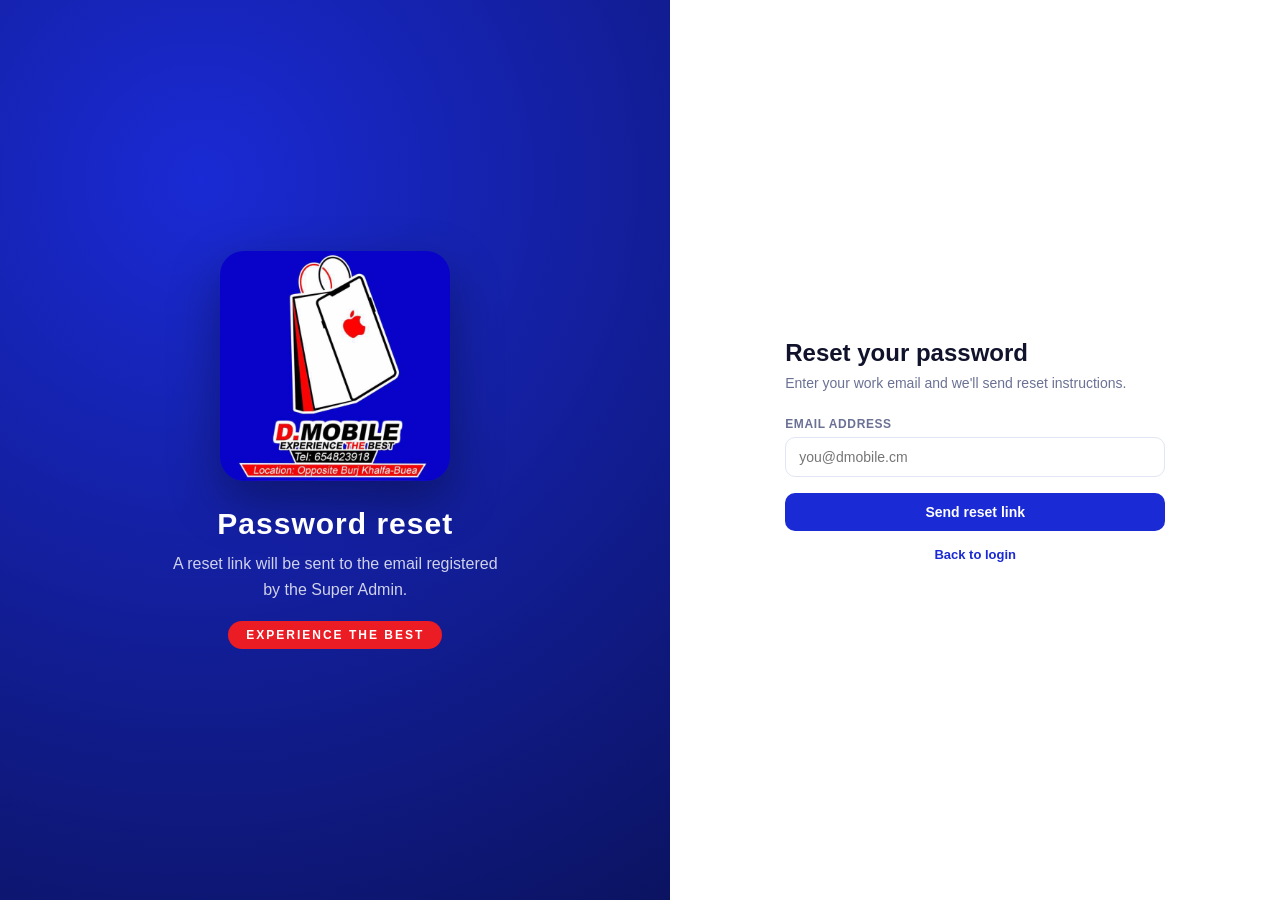
<file: Desktop/DMobile/frontend/html/reset.html>
<!DOCTYPE html>
<html lang="en">
<head>
<meta charset="UTF-8">
<meta name="viewport" content="width=device-width, initial-scale=1">
<title>Password reset · D.MOBILE</title>
<link rel="stylesheet" href="../css/styles.css">
</head>
<body>
<div class="auth-wrap">
  <section class="auth-brand">
    <img src="../img/logo.jpg" alt="D.MOBILE logo">
    <h1>Password reset</h1>
    <p>A reset link will be sent to the email registered by the Super Admin.</p>
    <span class="tagline">EXPERIENCE THE BEST</span>
  </section>
  <section class="auth-panel">
    <div class="auth-card">
      <h2>Reset your password</h2>
      <p class="sub">Enter your work email and we'll send reset instructions.</p>
      <form id="rf">
        <div class="field">
          <label for="email">Email address</label>
          <input type="email" id="email" placeholder="you@dmobile.cm" required>
        </div>
        <button class="btn btn-block" type="submit">Send reset link</button>
      </form>
      <div id="done" class="alert warn" style="display:none;margin-top:16px">Demo only — no email is actually sent.</div>
      <p style="margin-top:16px;font-size:13px;text-align:center"><a href="index.html" style="color:var(--blue);font-weight:600">Back to login</a></p>
    </div>
  </section>
</div>
<script>
document.getElementById("rf").addEventListener("submit", function (e) {
  e.preventDefault();
  document.getElementById("done").style.display = "flex";
});
</script>
</body>
</html>
</file>
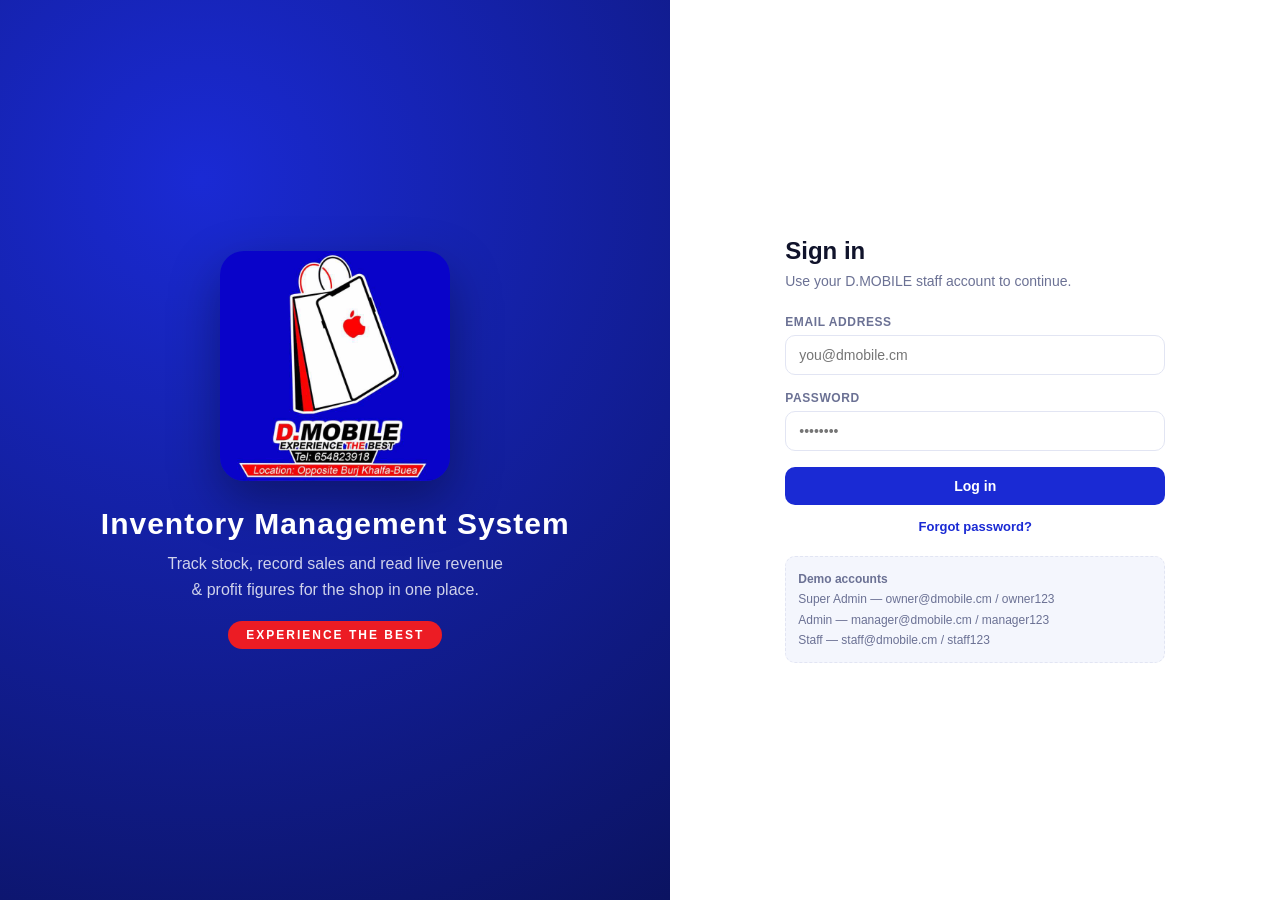
<file: Desktop/DMobile/frontend/html/sales.html>
<!DOCTYPE html>
<html lang="en">
<head>
<meta charset="UTF-8">
<meta name="viewport" content="width=device-width, initial-scale=1">
<title>Record sale · D.MOBILE</title>
<link rel="stylesheet" href="../css/styles.css">
</head>
<body>
<script src="../js/data.js"></script>
<script src="../js/app.js"></script>
<script>
const user = mountShell("sales", "Record a Sale", "POS style entry — quick sale in under 30 seconds");
let cart = [];
if (user) render();

function render() {
  const q = (document.getElementById("q") || {}).value || "";
  const available = DB.data.products.filter(p => p.qty > 0 && (p.name + p.brand + p.model).toLowerCase().includes(q.toLowerCase()));

  document.getElementById("content").innerHTML =
    '<div class="grid" style="grid-template-columns:1.55fr 1fr;align-items:start">' +
      '<div class="card"><h3>Available goods</h3><div class="card-sub">Tap a product to add it to the sale</div>' +
        '<div class="toolbar"><input id="q" placeholder="Search product…" style="flex:1" value="' + q + '"></div>' +
        '<div class="table-wrap"><table><thead><tr><th>Product</th><th>Category</th><th class="right">Price</th><th class="right">Stock</th><th class="right"></th></tr></thead><tbody>' +
        (available.length ? available.map(p =>
          '<tr><td><strong>' + p.name + '</strong><br><span style="color:var(--muted);font-size:12px">' + p.brand + (p.imei ? " · IMEI " + p.imei : "") + '</span></td>' +
          '<td><span class="pill blue">' + p.category + '</span></td><td class="right">' + money(p.price) + '</td>' +
          '<td class="right">' + p.qty + '</td><td class="right"><button class="btn btn-sm" onclick="add(' + p.id + ')">Add</button></td></tr>'
        ).join("") : '<tr><td colspan="5" class="empty">No products available.</td></tr>') +
        '</tbody></table></div></div>' +

      '<div class="card"><h3>Current sale</h3><div class="card-sub">Receipt preview</div>' +
        (cart.length ? cart.map((c, i) =>
          '<div class="cart-line"><span class="nm">' + c.name + '<br><span style="color:var(--muted);font-size:11px">' + money(c.price) + ' each</span></span>' +
          '<button class="btn btn-ghost btn-sm" onclick="qty(' + i + ',-1)">−</button><strong>' + c.qty + '</strong>' +
          '<button class="btn btn-ghost btn-sm" onclick="qty(' + i + ',1)">+</button>' +
          '<span style="width:92px;text-align:right">' + money(c.price * c.qty) + '</span>' +
          '<button class="btn btn-red btn-sm" onclick="rm(' + i + ')">×</button></div>'
        ).join("") : '<div class="empty">No items yet. Add products from the left.</div>') +
        '<div class="field" style="margin-top:16px"><label>Payment method</label><select id="pm"><option>Cash</option><option>MTN MoMo</option><option>Orange Money</option><option>Bank transfer</option></select></div>' +
        '<div class="totals"><div><span>Items</span><span>' + cart.reduce((t, c) => t + c.qty, 0) + '</span></div>' +
        '<div><span>Subtotal</span><span>' + money(total()) + '</span></div>' +
        '<div class="grand"><span>Total</span><span>' + money(total()) + '</span></div></div>' +
        '<button class="btn btn-block" style="margin-top:14px" onclick="complete()">Complete sale &amp; print receipt</button>' +
      '</div>' +
    '</div>' +
    '<div class="modal-back" id="mb"><div class="modal" id="mbody"></div></div>';

  document.getElementById("q").oninput = render;
}

function total() { return cart.reduce((t, c) => t + c.price * c.qty, 0); }
function add(id) {
  const p = DB.data.products.find(x => x.id === id);
  const line = cart.find(c => c.pid === id);
  if (line) { if (line.qty < p.qty) line.qty++; else return toast("Only " + p.qty + " in stock"); }
  else cart.push({ pid: p.id, name: p.name, price: p.price, cost: p.cost, qty: 1 });
  render();
}
function qty(i, d) {
  const p = DB.data.products.find(x => x.id === cart[i].pid);
  const n = cart[i].qty + d;
  if (n < 1) return rm(i);
  if (n > p.qty) return toast("Only " + p.qty + " in stock");
  cart[i].qty = n; render();
}
function rm(i) { cart.splice(i, 1); render(); }

function complete() {
  if (!cart.length) return toast("Add at least one product");
  const sale = {
    id: "RC-" + (1043 + DB.data.sales.length),
    date: new Date().toISOString(),
    staff: user.name,
    payment: document.getElementById("pm").value,
    items: cart.map(c => ({ pid: c.pid, name: c.name, qty: c.qty, price: c.price, cost: c.cost }))
  };
  sale.items.forEach(i => { const p = DB.data.products.find(x => x.id === i.pid); if (p) p.qty = Math.max(0, p.qty - i.qty); });
  DB.data.sales.unshift(sale);
  DB.data.logs.unshift({ id: Date.now(), date: sale.date, user: user.name, action: "Recorded sale " + sale.id + " (" + money(saleTotal(sale)) + ")" });
  DB.save();
  showReceipt(sale);
  cart = [];
}

function showReceipt(s) {
  document.getElementById("mbody").innerHTML =
    '<div class="receipt"><div style="text-align:center"><strong>D.MOBILE</strong><br>EXPERIENCE THE BEST<br>Opposite Burj Khalfa, Buea<br>Tel: 654823918</div><hr>' +
    'Receipt: ' + s.id + '<br>Date: ' + dtt(s.date) + '<br>Served by: ' + s.staff + '<br>Payment: ' + s.payment + '<hr>' +
    s.items.map(i => i.qty + " x " + i.name + '<span style="float:right">' + money(i.qty * i.price) + '</span>').join("<br>") +
    '<hr><strong>TOTAL<span style="float:right">' + money(saleTotal(s)) + '</span></strong><hr>' +
    '<div style="text-align:center">Thank you for your purchase!</div></div>' +
    '<div class="modal-actions"><button class="btn btn-ghost" onclick="window.print()">Print</button><button class="btn" onclick="closeReceipt()">Done</button></div>';
  document.getElementById("mb").classList.add("show");
}
function closeReceipt() { document.getElementById("mb").classList.remove("show"); render(); toast("Sale recorded, stock updated"); }
</script>
</body>
</html>
</file>
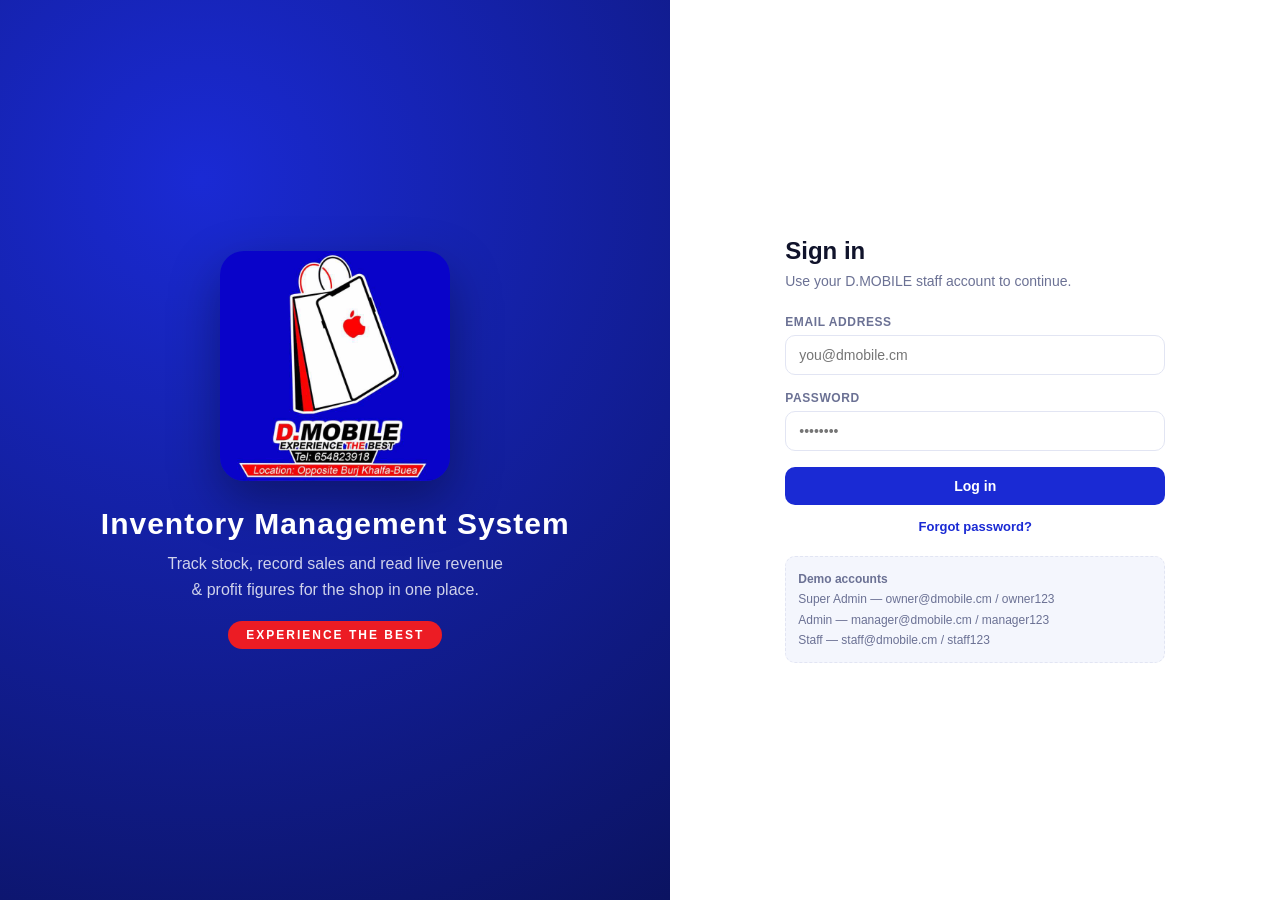
<file: Desktop/DMobile/frontend/html/stock.html>
<!DOCTYPE html>
<html lang="en">
<head>
<meta charset="UTF-8">
<meta name="viewport" content="width=device-width, initial-scale=1">
<title>Available stock · D.MOBILE</title>
<link rel="stylesheet" href="../css/styles.css">
</head>
<body>
<script src="../js/data.js"></script>
<script src="../js/app.js"></script>
<script>
const user = mountShell("stock", "Available Stock", "Read-only view of what is currently for sale");
if (user) render();

function render() {
  const q = (document.getElementById("q") || {}).value || "";
  const list = DB.data.products.filter(p => (p.name + p.brand + p.model).toLowerCase().includes(q.toLowerCase()));
  document.getElementById("content").innerHTML =
    '<div class="toolbar"><input id="q" placeholder="Search stock…" style="min-width:300px" value="' + q + '"><span class="spacer"></span>' +
    '<a class="btn" href="../html/sales.html">Record a sale</a></div>' +
    '<div class="card"><div class="table-wrap"><table><thead><tr><th>Product</th><th>Category</th><th class="right">Price</th><th class="right">Qty</th><th>Status</th></tr></thead><tbody>' +
    list.map(p => { const s = stockState(p);
      return '<tr><td><strong>' + p.name + '</strong><br><span style="color:var(--muted);font-size:12px">' + p.brand + ' · ' + p.model + '</span></td>' +
      '<td><span class="pill blue">' + p.category + '</span></td><td class="right">' + money(p.price) + '</td>' +
      '<td class="right">' + p.qty + '</td><td><span class="pill ' + s.cls + '">' + s.text + '</span></td></tr>'; }).join("") +
    '</tbody></table></div></div>';
  document.getElementById("q").oninput = render;
}
</script>
</body>
</html>
</file>
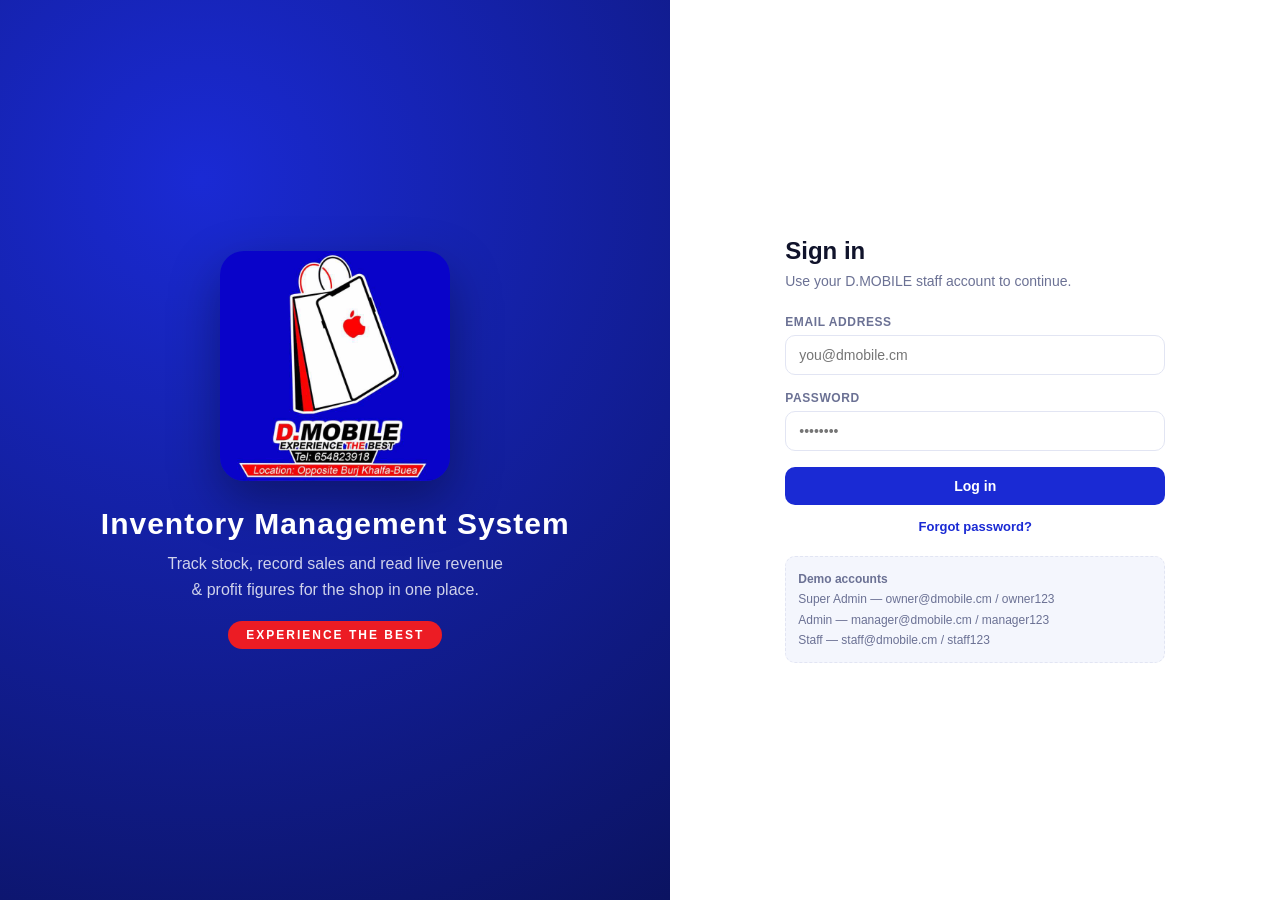
<file: Desktop/DMobile/frontend/html/users.html>
<!DOCTYPE html>
<html lang="en">
<head>
<meta charset="UTF-8">
<meta name="viewport" content="width=device-width, initial-scale=1">
<title>User management · D.MOBILE</title>
<link rel="stylesheet" href="../css/styles.css">
</head>
<body>
<script src="../js/data.js"></script>
<script src="../js/app.js"></script>
<script>
const user = mountShell("users", "User Management", "Create and manage Admin and Staff accounts");
let editId = null;
if (user) render();

function render() {
  document.getElementById("content").innerHTML =
    '<div class="toolbar"><span class="spacer"></span>' +
      '<button class="btn btn-ghost" id="thrBtn">Stock alert threshold (' + DB.data.settings.lowStock + ')</button>' +
      '<button class="btn" id="addBtn">+ New account</button></div>' +
    '<div class="card"><div class="table-wrap"><table><thead><tr><th>Name</th><th>Email</th><th>Role</th><th>Created</th><th>Status</th><th class="right">Actions</th></tr></thead><tbody>' +
    DB.data.users.map(u =>
      '<tr><td><div style="display:flex;align-items:center;gap:10px"><div class="avatar">' + initials(u.name) + '</div><strong>' + u.name + '</strong></div></td>' +
      '<td>' + u.email + '</td><td><span class="pill ' + (u.role === "Super Admin" ? "bad" : u.role === "Admin" ? "blue" : "ok") + '">' + u.role + '</span></td>' +
      '<td>' + dt(u.created) + '</td><td><span class="pill ' + (u.active ? "ok" : "warn") + '">' + (u.active ? "Active" : "Deactivated") + '</span></td>' +
      '<td class="right"><button class="btn btn-ghost btn-sm" onclick="openForm(' + u.id + ')">Edit</button> ' +
      '<button class="btn btn-ghost btn-sm" onclick="toggle(' + u.id + ')">' + (u.active ? "Deactivate" : "Activate") + '</button> ' +
      (u.role === "Super Admin" ? "" : '<button class="btn btn-red btn-sm" onclick="del(' + u.id + ')">Delete</button>') + '</td></tr>').join("") +
    '</tbody></table></div></div>' +
    '<div class="section-title">Role permissions</div>' +
    '<div class="grid g3">' +
      perm("Super Admin", ["Full access to every module", "Manage staff &amp; admin accounts", "Products, categories, stock", "All financial reports", "Direct data queries", "Activity logs &amp; thresholds"]) +
      perm("Admin", ["Products &amp; categories", "Available goods listing", "Record sales", "Update inventory", "Sales reports", "No staff management"]) +
      perm("Staff", ["Record sales (POS)", "View available stock (read-only)", "View own sales history", "No financial reports", "No staff management", "Cannot delete records"]) +
    '</div>' +
    '<div class="modal-back" id="mb"><div class="modal" id="mbody"></div></div>';
  document.getElementById("addBtn").onclick = () => openForm(null);
  document.getElementById("thrBtn").onclick = openThreshold;
}

function perm(role, items) {
  return '<div class="card"><h3>' + role + '</h3><div class="card-sub">Permission set</div>' +
    items.map(i => '<div style="font-size:13px;padding:7px 0;border-top:1px solid var(--line)">• ' + i + '</div>').join("") + '</div>';
}
function closeModal() { document.getElementById("mb").classList.remove("show"); }
function openForm(id) {
  editId = id;
  const u = DB.data.users.find(x => x.id === id) || { name: "", email: "", role: "Staff", password: "" };
  document.getElementById("mbody").innerHTML =
    '<h3>' + (id ? "Edit account" : "Create account") + '</h3>' +
    '<div class="field"><label>Full name</label><input id="u_name" value="' + u.name + '"></div>' +
    '<div class="field"><label>Email</label><input id="u_email" type="email" value="' + u.email + '"></div>' +
    '<div class="field"><label>Role</label><select id="u_role">' + ["Super Admin", "Admin", "Staff"].map(r => '<option' + (r === u.role ? " selected" : "") + '>' + r + '</option>').join("") + '</select></div>' +
    '<div class="field"><label>' + (id ? "New password (leave blank to keep)" : "Temporary password") + '</label><input id="u_pass" type="text"></div>' +
    '<div class="modal-actions"><button class="btn btn-ghost" onclick="closeModal()">Cancel</button><button class="btn" onclick="save()">Save account</button></div>';
  document.getElementById("mb").classList.add("show");
}
function save() {
  const v = id => document.getElementById(id).value;
  if (!v("u_name") || !v("u_email")) return toast("Name and email are required");
  if (editId) {
    const u = DB.data.users.find(x => x.id === editId);
    u.name = v("u_name"); u.email = v("u_email"); u.role = v("u_role");
    if (v("u_pass")) u.password = v("u_pass");
  } else {
    DB.data.users.push({ id: Date.now(), name: v("u_name"), email: v("u_email"), role: v("u_role"),
      password: v("u_pass") || "changeme123", active: true, created: new Date().toISOString().slice(0, 10) });
  }
  DB.data.logs.unshift({ id: Date.now(), date: new Date().toISOString(), user: session().name, action: (editId ? "Updated" : "Created") + " account: " + v("u_name") });
  DB.save(); closeModal(); render(); toast("Account saved");
}
function toggle(id) {
  const u = DB.data.users.find(x => x.id === id);
  u.active = !u.active;
  DB.data.logs.unshift({ id: Date.now(), date: new Date().toISOString(), user: session().name, action: (u.active ? "Activated" : "Deactivated") + " account: " + u.name });
  DB.save(); render(); toast("Account " + (u.active ? "activated" : "deactivated"));
}
function del(id) {
  const u = DB.data.users.find(x => x.id === id);
  if (!confirm("Delete account for " + u.name + "?")) return;
  DB.data.users = DB.data.users.filter(x => x.id !== id);
  DB.data.logs.unshift({ id: Date.now(), date: new Date().toISOString(), user: session().name, action: "Deleted account: " + u.name });
  DB.save(); render(); toast("Account deleted");
}
function openThreshold() {
  document.getElementById("mbody").innerHTML =
    '<h3>Low stock alert threshold</h3>' +
    '<div class="field"><label>Warn when quantity drops to or below</label><input id="t_v" type="number" value="' + DB.data.settings.lowStock + '"></div>' +
    '<p style="font-size:12px;color:var(--muted)">Two tiers are shown across the system: "Almost out" at or below this number, and "Out of stock" at zero.</p>' +
    '<div class="modal-actions"><button class="btn btn-ghost" onclick="closeModal()">Cancel</button><button class="btn" onclick="saveThreshold()">Save</button></div>';
  document.getElementById("mb").classList.add("show");
}
function saveThreshold() {
  DB.data.settings.lowStock = +document.getElementById("t_v").value || 0;
  DB.data.logs.unshift({ id: Date.now(), date: new Date().toISOString(), user: session().name, action: "Set low-stock threshold to " + DB.data.settings.lowStock + " units" });
  DB.save(); closeModal(); render(); toast("Threshold updated");
}
</script>
</body>
</html>
</file>
<file: Desktop/DMobile/frontend/css/styles.css>
:root {
  --blue: #1a2ad4;
  --blue-dark: #101c96;
  --blue-deep: #0b1361;
  --red: #ec1c24;
  --red-dark: #c1121a;
  --white: #ffffff;
  --ink: #10132b;
  --muted: #6b7194;
  --line: #e2e5f3;
  --bg: #f4f6fd;
  --ok: #17a673;
  --warn: #e2a20a;
  --radius: 14px;
  --shadow: 0 10px 30px rgba(16, 28, 150, 0.10);
  --font: "Segoe UI", Roboto, "Helvetica Neue", Arial, sans-serif;
}

* { box-sizing: border-box; margin: 0; padding: 0; }

body {
  font-family: var(--font);
  background: var(--bg);
  color: var(--ink);
  -webkit-font-smoothing: antialiased;
}

a { color: inherit; text-decoration: none; }
button, input, select, textarea { font-family: inherit; font-size: 14px; }

/* ---------- LOGIN ---------- */
.auth-wrap {
  min-height: 100vh;
  display: grid;
  grid-template-columns: 1.1fr 1fr;
  background: var(--blue);
}
.auth-brand {
  display: flex; flex-direction: column; align-items: center; justify-content: center;
  padding: 40px; text-align: center; color: var(--white);
  background: radial-gradient(circle at 30% 20%, var(--blue) 0%, var(--blue-deep) 100%);
}
.auth-brand img { width: 230px; border-radius: 24px; box-shadow: 0 20px 50px rgba(0,0,0,.35); }
.auth-brand h1 { margin-top: 26px; font-size: 30px; letter-spacing: 1px; }
.auth-brand p { margin-top: 10px; opacity: .8; max-width: 340px; line-height: 1.6; }
.auth-brand .tagline {
  margin-top: 18px; display: inline-block; background: var(--red);
  padding: 7px 18px; border-radius: 999px; font-size: 12px; letter-spacing: 2px; font-weight: 700;
}
.auth-panel { background: var(--white); display: flex; align-items: center; justify-content: center; padding: 40px; }
.auth-card { width: 100%; max-width: 380px; }
.auth-card h2 { font-size: 24px; }
.auth-card .sub { color: var(--muted); margin: 8px 0 26px; font-size: 14px; }
.demo-hint {
  margin-top: 22px; font-size: 12px; color: var(--muted); background: var(--bg);
  border: 1px dashed var(--line); border-radius: 10px; padding: 12px; line-height: 1.7;
}

/* ---------- FORM ---------- */
.field { margin-bottom: 16px; }
.field label { display: block; font-size: 12px; font-weight: 700; text-transform: uppercase; letter-spacing: .6px; color: var(--muted); margin-bottom: 6px; }
.field input, .field select, .field textarea {
  width: 100%; padding: 11px 13px; border: 1px solid var(--line);
  border-radius: 10px; background: var(--white); outline: none; color: var(--ink);
}
.field input:focus, .field select:focus, .field textarea:focus { border-color: var(--blue); box-shadow: 0 0 0 3px rgba(26,42,212,.12); }

.btn {
  display: inline-flex; align-items: center; justify-content: center; gap: 8px;
  padding: 11px 18px; border: 0; border-radius: 10px; cursor: pointer;
  font-weight: 700; font-size: 14px; background: var(--blue); color: var(--white);
  transition: transform .12s ease, background .15s ease;
}
.btn:hover { background: var(--blue-dark); transform: translateY(-1px); }
.btn-red { background: var(--red); } .btn-red:hover { background: var(--red-dark); }
.btn-ghost { background: transparent; color: var(--blue); border: 1px solid var(--line); }
.btn-ghost:hover { background: var(--bg); }
.btn-sm { padding: 7px 12px; font-size: 12px; border-radius: 8px; }
.btn-block { width: 100%; }

/* ---------- SHELL ---------- */
.shell { display: grid; grid-template-columns: 250px 1fr; min-height: 100vh; }
.sidebar { background: var(--blue-deep); color: var(--white); padding: 22px 16px; position: sticky; top: 0; height: 100vh; overflow-y: auto; }
.sidebar .logo { display: flex; align-items: center; gap: 12px; margin-bottom: 26px; }
.sidebar .logo img { width: 44px; height: 44px; border-radius: 10px; object-fit: cover; }
.sidebar .logo strong { font-size: 17px; letter-spacing: .5px; display: block; }
.sidebar .logo span { font-size: 10px; letter-spacing: 1.6px; color: #b9c0ff; }
.nav-group { font-size: 10px; letter-spacing: 1.6px; color: #8f98e0; margin: 18px 10px 8px; }
.sidebar nav a {
  display: flex; align-items: center; gap: 10px; padding: 10px 12px; border-radius: 10px;
  color: #d8dcff; font-size: 14px; margin-bottom: 3px;
}
.sidebar nav a:hover { background: rgba(255,255,255,.08); color: #fff; }
.sidebar nav a.active { background: var(--red); color: #fff; font-weight: 600; }
.sidebar nav a .ic { width: 18px; text-align: center; }

.main { display: flex; flex-direction: column; min-width: 0; }
.topbar {
  background: var(--white); border-bottom: 1px solid var(--line);
  padding: 14px 26px; display: flex; align-items: center; justify-content: space-between; gap: 16px;
  position: sticky; top: 0; z-index: 20;
}
.topbar h1 { font-size: 19px; }
.topbar .crumb { font-size: 12px; color: var(--muted); }
.userbox { display: flex; align-items: center; gap: 12px; }
.avatar { width: 38px; height: 38px; border-radius: 50%; background: var(--blue); color: #fff; display: grid; place-items: center; font-weight: 700; }
.userbox .who { font-size: 13px; font-weight: 700; line-height: 1.2; }
.userbox .role { font-size: 11px; color: var(--muted); text-transform: uppercase; letter-spacing: .8px; }
.content { padding: 24px 26px 60px; }

/* ---------- CARDS / GRID ---------- */
.grid { display: grid; gap: 18px; }
.g4 { grid-template-columns: repeat(4, 1fr); }
.g3 { grid-template-columns: repeat(3, 1fr); }
.g2 { grid-template-columns: repeat(2, 1fr); }
.card { background: var(--white); border: 1px solid var(--line); border-radius: var(--radius); box-shadow: var(--shadow); padding: 18px; }
.card h3 { font-size: 15px; margin-bottom: 4px; }
.card .card-sub { font-size: 12px; color: var(--muted); margin-bottom: 14px; }

.stat { position: relative; overflow: hidden; }
.stat .label { font-size: 11px; letter-spacing: 1.2px; text-transform: uppercase; color: var(--muted); }
.stat .value { font-size: 27px; font-weight: 800; margin-top: 8px; }
.stat .delta { font-size: 12px; margin-top: 6px; color: var(--ok); }
.stat .delta.down { color: var(--red); }
.stat::after { content: ""; position: absolute; right: -20px; top: -20px; width: 80px; height: 80px; border-radius: 50%; background: rgba(26,42,212,.07); }
.stat.red::after { background: rgba(236,28,36,.09); }

/* ---------- TABLE ---------- */
.table-wrap { overflow-x: auto; }
table { width: 100%; border-collapse: collapse; font-size: 13.5px; }
thead th {
  text-align: left; padding: 11px 12px; background: var(--bg); color: var(--muted);
  font-size: 11px; letter-spacing: 1px; text-transform: uppercase; white-space: nowrap;
}
tbody td { padding: 12px; border-top: 1px solid var(--line); vertical-align: middle; }
tbody tr:hover { background: #fafbff; }
.right { text-align: right; }

.pill { display: inline-block; padding: 4px 10px; border-radius: 999px; font-size: 11px; font-weight: 700; letter-spacing: .4px; }
.pill.ok { background: rgba(23,166,115,.12); color: var(--ok); }
.pill.warn { background: rgba(226,162,10,.15); color: #a5760a; }
.pill.bad { background: rgba(236,28,36,.12); color: var(--red); }
.pill.blue { background: rgba(26,42,212,.10); color: var(--blue); }

/* ---------- BARS / CHART ---------- */
.bars { display: flex; align-items: flex-end; gap: 12px; height: 190px; padding-top: 10px; }
.bars .bar { flex: 1; display: flex; flex-direction: column; justify-content: flex-end; align-items: center; gap: 8px; height: 100%; }
.bars .bar .fill { width: 100%; border-radius: 8px 8px 4px 4px; background: linear-gradient(180deg, var(--blue) 0%, var(--blue-deep) 100%); transition: height .5s ease; }
.bars .bar:nth-child(even) .fill { background: linear-gradient(180deg, var(--red) 0%, var(--red-dark) 100%); }
.bars .bar span { font-size: 11px; color: var(--muted); }

.progress { height: 8px; background: var(--bg); border-radius: 999px; overflow: hidden; }
.progress i { display: block; height: 100%; background: var(--blue); }

/* ---------- TOOLBAR / MISC ---------- */
.toolbar { display: flex; flex-wrap: wrap; gap: 10px; align-items: center; margin-bottom: 18px; }
.toolbar .spacer { flex: 1; }
.toolbar input, .toolbar select { padding: 10px 12px; border: 1px solid var(--line); border-radius: 10px; background: #fff; outline: none; }
.section-title { font-size: 13px; letter-spacing: 1.4px; text-transform: uppercase; color: var(--muted); margin: 26px 0 12px; }

.alert { display: flex; gap: 12px; padding: 13px 15px; border-radius: 12px; font-size: 13px; margin-bottom: 16px; }
.alert.red { background: rgba(236,28,36,.08); color: var(--red-dark); border: 1px solid rgba(236,28,36,.2); }
.alert.warn { background: rgba(226,162,10,.10); color: #8a6404; border: 1px solid rgba(226,162,10,.25); }

.modal-back { position: fixed; inset: 0; background: rgba(11,19,97,.55); display: none; place-items: center; z-index: 60; padding: 20px; }
.modal-back.show { display: grid; }
.modal { background: #fff; border-radius: 16px; width: 100%; max-width: 520px; max-height: 90vh; overflow-y: auto; padding: 22px; }
.modal h3 { margin-bottom: 16px; }
.modal-actions { display: flex; gap: 10px; justify-content: flex-end; margin-top: 18px; }

.toast {
  position: fixed; right: 22px; bottom: 22px; background: var(--ink); color: #fff;
  padding: 13px 18px; border-radius: 12px; font-size: 13px; opacity: 0; transform: translateY(12px);
  transition: .25s ease; z-index: 90; box-shadow: var(--shadow);
}
.toast.show { opacity: 1; transform: translateY(0); }

.cart-line { display: flex; align-items: center; gap: 10px; padding: 10px 0; border-bottom: 1px dashed var(--line); font-size: 13px; }
.cart-line .nm { flex: 1; }
.totals { margin-top: 14px; font-size: 14px; }
.totals div { display: flex; justify-content: space-between; padding: 5px 0; }
.totals .grand { font-size: 20px; font-weight: 800; color: var(--blue); border-top: 1px solid var(--line); margin-top: 8px; padding-top: 10px; }

.receipt { font-family: "Courier New", monospace; font-size: 13px; line-height: 1.7; }
.receipt hr { border: 0; border-top: 1px dashed #999; margin: 10px 0; }
.empty { text-align: center; color: var(--muted); padding: 34px; font-size: 13px; }

@media (max-width: 1050px) {
  .g4 { grid-template-columns: repeat(2, 1fr); }
  .g3, .g2 { grid-template-columns: 1fr; }
}
@media (max-width: 820px) {
  .shell { grid-template-columns: 1fr; }
  .sidebar { position: relative; height: auto; }
  .auth-wrap { grid-template-columns: 1fr; }
  .auth-brand { padding: 34px 20px; }
  .auth-brand img { width: 150px; }
  .g4 { grid-template-columns: 1fr; }
}
</file>
